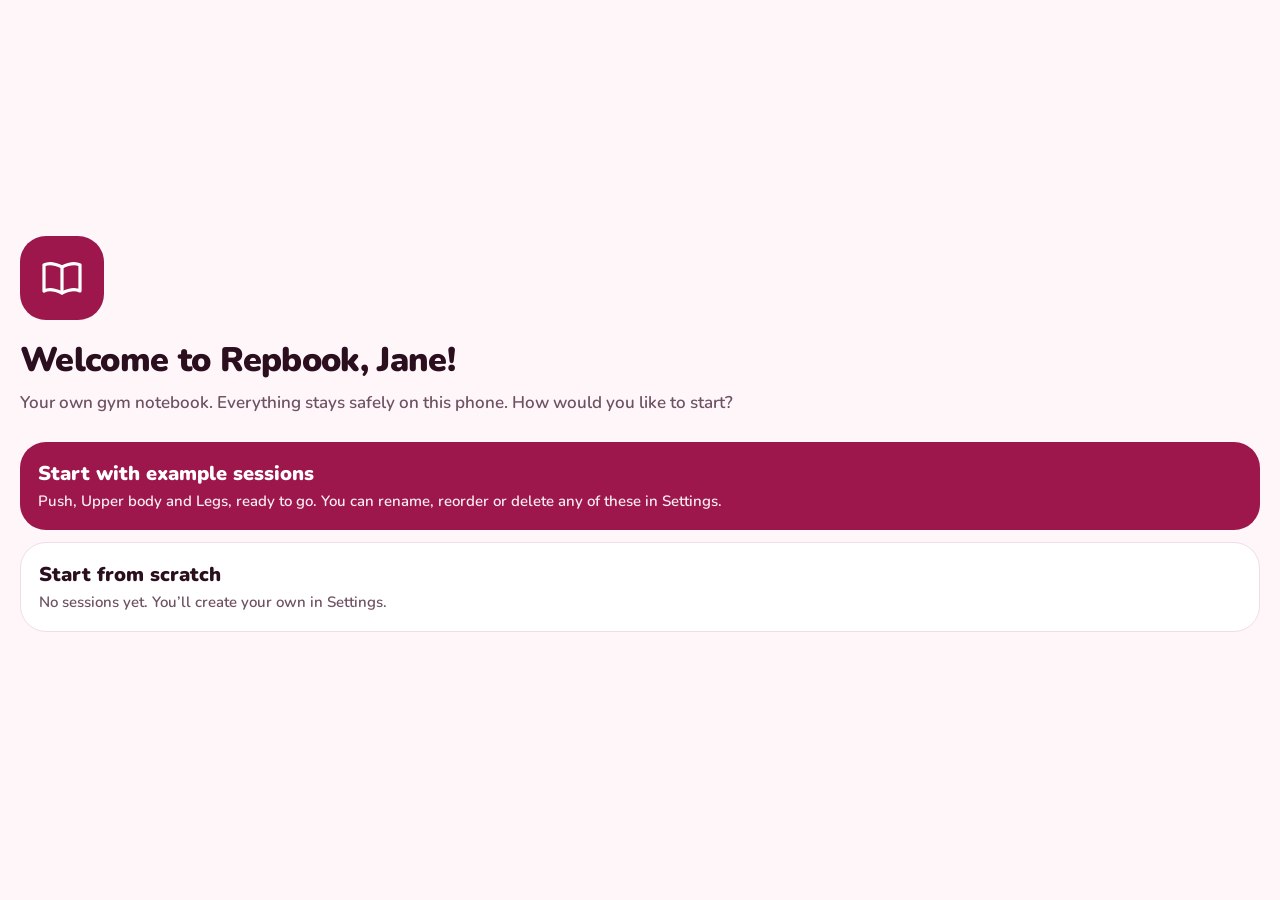
<file: index.html>
<!doctype html>
<html lang="en-GB">
<head>
<meta charset="utf-8">
<meta name="viewport" content="width=device-width, initial-scale=1, viewport-fit=cover">
<title>Repbook</title>
<meta name="description" content="Jane's gym tracker">
<meta name="apple-mobile-web-app-capable" content="yes">
<meta name="mobile-web-app-capable" content="yes">
<meta name="apple-mobile-web-app-status-bar-style" content="default">
<meta name="apple-mobile-web-app-title" content="Repbook">
<meta name="format-detection" content="telephone=no">
<meta name="theme-color" content="#FFF6FA">
<link rel="manifest" href="manifest.webmanifest">
<link rel="apple-touch-icon" href="icons/icon-180.png">
<link rel="icon" type="image/png" sizes="192x192" href="icons/icon-192.png">
<link rel="preload" href="fonts/nunito-900.woff2" as="font" type="font/woff2" crossorigin>
<link rel="preload" href="fonts/nunito-600.woff2" as="font" type="font/woff2" crossorigin>
<link rel="stylesheet" href="styles.css">
</head>
<body>
<div class="app berry" id="app">
  <main class="main" id="main"></main>
  <nav class="tabs" id="tabs" aria-label="Main">
    <span class="tab-pill" id="tabPill" aria-hidden="true"></span>
    <button class="tab" data-act="tab" data-tab="log" type="button"><svg class="ic" width="24" height="24" aria-hidden="true"><path d="M6 7v10M18 7v10M3 10v4M21 10v4M6 12h12"/></svg><span>Workout</span></button>
    <button class="tab" data-act="tab" data-tab="cal" type="button"><svg class="ic" width="24" height="24" aria-hidden="true"><rect x="3" y="5" width="18" height="16" rx="2"/><path d="M3 10h18M8 3v4M16 3v4"/></svg><span>Calendar</span></button>
    <button class="tab" data-act="tab" data-tab="progress" type="button"><svg class="ic" width="24" height="24" aria-hidden="true"><path d="M4 4v16h16M8 15l4-4 3 3 5-6"/></svg><span>Progress</span></button>
    <button class="tab" data-act="tab" data-tab="settings" type="button"><svg class="ic" width="24" height="24" aria-hidden="true"><path d="M4 6h9M17 6h3M4 12h3M11 12h9M4 18h11M19 18h1"/><circle cx="15" cy="6" r="2"/><circle cx="9" cy="12" r="2"/><circle cx="17" cy="18" r="2"/></svg><span>Settings</span></button>
  </nav>
  <div id="overlay"></div>
  <div id="flash" class="flash" role="status" aria-live="polite"></div>
  <input type="file" id="restoreFile" accept=".json,application/json" hidden>
</div>
<noscript><p style="padding:24px;font-family:system-ui">Repbook needs JavaScript switched on.</p></noscript>
<script src="app.js"></script>
</body>
</html>
</file>
<file: styles.css>
/* Repbook – "Berry" theme. Based on reference/Repbook3-mockup.dc.html */

@font-face{font-family:'Nunito';font-style:normal;font-weight:400;font-display:swap;src:url(fonts/nunito-400.woff2) format('woff2')}
@font-face{font-family:'Nunito';font-style:normal;font-weight:600;font-display:swap;src:url(fonts/nunito-600.woff2) format('woff2')}
@font-face{font-family:'Nunito';font-style:normal;font-weight:700;font-display:swap;src:url(fonts/nunito-700.woff2) format('woff2')}
@font-face{font-family:'Nunito';font-style:normal;font-weight:800;font-display:swap;src:url(fonts/nunito-800.woff2) format('woff2')}
@font-face{font-family:'Nunito';font-style:normal;font-weight:900;font-display:swap;src:url(fonts/nunito-900.woff2) format('woff2')}

:root{
  --bg:#FFF6FA;--surface:#FFFFFF;--ink:#2B0F1E;--muted:#6E5162;--line:#F2DCE7;--soft:#FBE7F0;--field:#FFFFFF;
  --ph:#9C8392;--accent:#9D174D;--onAccent:#FFFFFF;--accentText:#9D174D;--chart:#9D174D;--tabbg:#FFFFFF;
  --pillbg:#FBE1EC;--selring:#2B0F1E;--amber:#F59E0B;--r:26px;
  --font:'Nunito',system-ui,-apple-system,sans-serif;--head:'Nunito',system-ui,-apple-system,sans-serif;
  --ease:cubic-bezier(.22,1,.36,1);--spring:cubic-bezier(.34,1.56,.64,1);
  --sat:env(safe-area-inset-top,0px);--sab:env(safe-area-inset-bottom,0px);
  --sal:env(safe-area-inset-left,0px);--sar:env(safe-area-inset-right,0px);
}
*{box-sizing:border-box}
html,body{margin:0;height:100%;background:var(--bg);overscroll-behavior:none}
body{overflow:hidden;-webkit-tap-highlight-color:transparent;touch-action:manipulation;-webkit-text-size-adjust:100%}
.app{width:100%;height:100vh;height:100dvh;display:flex;flex-direction:column;background:var(--bg);color:var(--ink);font-family:var(--font);font-size:16px;position:relative;overflow:hidden;-webkit-font-smoothing:antialiased}
.main{flex:1;overflow-y:auto;overflow-x:hidden;-webkit-overflow-scrolling:touch;overscroll-behavior:contain;
  padding:calc(20px + var(--sat)) calc(16px + var(--sar)) 28px calc(16px + var(--sal))}
.app.no-tabs .tabs{display:none}
.app.no-tabs .main{padding-bottom:calc(28px + var(--sab))}

h1,h2,h3{font-family:var(--head);margin:0;color:var(--ink)}
h1{font-size:30px;line-height:1.1;letter-spacing:-0.02em;font-weight:900}
h2{font-size:19px;line-height:1.25;font-weight:800}
h3{font-size:16px;font-weight:800}
p{margin:0}
button,input{font:inherit;color:inherit}
button{cursor:pointer;-webkit-user-select:none;user-select:none}
.eyebrow{font-size:13px;color:var(--muted);font-weight:600;letter-spacing:.02em;margin-bottom:4px}
.muted{color:var(--muted);font-size:14px}
.hint{color:var(--muted);font-size:14px;margin:-6px 0 16px;line-height:1.4}
.hd{margin:8px 0 20px}
.row{display:flex;align-items:flex-end;justify-content:space-between;gap:12px}
.stack{display:flex;flex-direction:column;gap:12px}
.ic{fill:none;stroke:currentColor;stroke-width:2;stroke-linecap:round;stroke-linejoin:round;flex:none}
.sr{position:absolute;width:1px;height:1px;overflow:hidden;clip:rect(0 0 0 0);white-space:nowrap}

/* Tab bar */
.tabs{position:relative;display:grid;grid-template-columns:repeat(4,minmax(0,1fr));border-top:1px solid var(--line);background:var(--tabbg);
  padding:6px calc(4px + var(--sar)) calc(8px + var(--sab)) calc(4px + var(--sal));flex:none}
.tab{position:relative;z-index:1;background:none;border:0;display:flex;flex-direction:column;align-items:center;gap:3px;font-size:12px;font-weight:700;color:var(--muted);padding:6px 0;min-height:52px;transition:color .25s}
.tab.on{color:var(--accentText)}
.tab.on.hop .ic{animation:be-bounce .45s var(--spring)}
.tab-pill{position:absolute;left:calc(4px + var(--sal));top:6px;width:calc((100% - 8px - var(--sal) - var(--sar)) / 4);height:52px;pointer-events:none;z-index:0;transition:transform .42s var(--ease)}
.tab-pill::before{content:'';position:absolute;inset:0 10px;border-radius:14px;background:var(--pillbg)}
@keyframes be-bounce{0%{transform:translateY(0) scale(1)}40%{transform:translateY(-6px) scale(1.15)}100%{transform:none}}

/* Buttons */
.primary{background:var(--accent);color:var(--onAccent);border:0;border-radius:var(--r);min-height:56px;font-weight:800;font-size:17px;width:100%;display:flex;align-items:center;justify-content:center;gap:8px;padding:0 16px;transition:transform .15s}
.secondary{background:var(--surface);color:var(--accentText);border:1.5px solid var(--accent);border-radius:var(--r);min-height:56px;font-weight:800;font-size:17px;width:100%;display:flex;align-items:center;justify-content:center;gap:8px;padding:0 16px;transition:transform .15s}
.ghost{background:none;border:1.5px solid var(--line);border-radius:999px;padding:8px 16px;min-height:44px;font-weight:700;font-size:14px;color:var(--ink)}
.chip-btn{background:var(--soft);border:0;border-radius:999px;padding:8px 14px;min-height:44px;font-size:14px;font-weight:700;display:inline-flex;align-items:center;gap:6px;color:var(--ink);transition:transform .15s}
.card-actions{display:flex;gap:8px;margin-top:12px;flex-wrap:wrap}
.link{background:none;border:0;color:var(--accentText);font-weight:800;padding:8px;min-height:44px;font-size:15px}
.secondary.danger-outline{color:#B91C1C;border-color:#E9B4B4}
.icon-btn{width:44px;height:44px;border-radius:999px;border:1.5px solid var(--line);background:var(--surface);display:flex;align-items:center;justify-content:center;color:var(--ink);flex:none}
.mini{width:44px;height:44px;border:1.5px solid var(--line);border-radius:12px;background:var(--surface);display:flex;align-items:center;justify-content:center;color:var(--ink);flex:none;padding:0}
.mini:disabled{opacity:.35}
.tile:active,.primary:active,.secondary:active,.chip-btn:active,.sess:active,.opt:active,.type-card:active,.stab:active,.pill:active{transform:scale(.96)}

/* Inputs: 16px+ so iOS doesn't zoom */
.num{width:100%;min-width:0;min-height:48px;border:1.5px solid var(--line);border-radius:14px;background:var(--field);text-align:center;font-size:18px;font-weight:700;color:var(--ink);padding:0 6px;-webkit-appearance:none;appearance:none;transition:border-color .2s}
.num::placeholder{color:var(--ph);font-weight:600;opacity:1}
.num:focus{outline:none;border-color:var(--accent);box-shadow:0 0 0 3px rgba(157,23,77,.12)}
.txt{flex:1;width:100%;min-width:0;min-height:48px;border:1.5px solid var(--line);border-radius:12px;padding:0 12px;background:var(--field);font-size:17px;font-weight:700;color:var(--ink);-webkit-appearance:none;appearance:none}
.txt::placeholder{color:var(--ph);font-weight:600;opacity:1}
.txt:focus{outline:none;border-color:var(--accent);box-shadow:0 0 0 3px rgba(157,23,77,.12)}
button:focus-visible{outline:3px solid rgba(157,23,77,.45);outline-offset:2px}

/* Brand + home */
.brand{display:flex;align-items:center;gap:8px;margin:-4px 0 14px}
.brand-mark{width:34px;height:34px;border-radius:11px;background:var(--accent);color:#FFFFFF;display:flex;align-items:center;justify-content:center}
.brand-name{font-family:var(--head);font-weight:900;font-size:19px;letter-spacing:-0.01em;color:var(--accentText)}
.sub{font-size:16px;color:var(--muted);margin-top:6px;font-weight:600}
.label{display:block;font-size:12px;font-weight:800;color:var(--muted);text-transform:uppercase;letter-spacing:.07em;margin-bottom:8px}
.toast{background:var(--soft);border-radius:var(--r);padding:8px 8px 8px 16px;margin-bottom:16px;font-weight:700;display:flex;justify-content:space-between;align-items:center;gap:8px;animation:fade-up .32s var(--ease) both}
.nudge{background:#FEF3C7;color:#78350F;border-radius:var(--r);padding:14px 16px;margin-bottom:16px;animation:fade-up .32s var(--ease) both}
.nudge p{font-weight:700;line-height:1.35}
.nudge .muted{color:#92400E;font-weight:600;margin-top:2px}
.nudge .card-actions{margin-top:10px}
.nudge .chip-btn{background:#FFFFFF;color:#78350F}
.nudge .link{color:#78350F}
.tiles{display:grid;grid-template-columns:repeat(2,minmax(0,1fr));gap:12px}
.tile{border:0;border-radius:var(--r);min-height:150px;padding:16px;display:flex;flex-direction:column;justify-content:flex-end;align-items:flex-start;gap:4px;text-align:left;color:#FFFFFF;transition:transform .15s;min-width:0}
.tile-name{font-family:var(--head);font-size:22px;font-weight:900;line-height:1.1;overflow-wrap:anywhere}
.tile-meta{font-size:13px;font-weight:600;opacity:.95}
.tile.add{background:var(--soft);color:var(--ink);justify-content:center;align-items:center;text-align:center;gap:6px;border:1.5px dashed #E5BFD1}
.tile.add .tile-meta{font-weight:800;font-size:15px}
.tile.body{background:var(--soft);color:var(--ink);border:1.5px solid var(--line)}
.tile-ic{width:40px;height:40px;border-radius:999px;background:var(--amber);color:#2B0F1E;display:flex;align-items:center;justify-content:center;margin-bottom:auto}
.empty-card{background:var(--surface);border:1.5px dashed #E5BFD1;border-radius:var(--r);padding:20px 18px;text-align:center;margin-bottom:12px}
.empty-card h2{margin-bottom:6px}
.empty-card p{color:var(--muted);line-height:1.45;margin-bottom:16px}

/* Weekly round-up */
.week-card{background:var(--soft);border-radius:var(--r);padding:16px 16px 14px;animation:fade-up .4s .05s var(--ease) both}
.wk-title{font-size:12px;font-weight:800;text-transform:uppercase;letter-spacing:.07em;color:var(--accentText)}
.wk-cheer{font-family:var(--head);font-weight:900;font-size:19px;margin:4px 0 12px}
.wk-stats{display:grid;grid-template-columns:repeat(3,minmax(0,1fr));gap:8px}
.wk-stat{background:var(--surface);border-radius:16px;padding:10px 8px;display:flex;flex-direction:column;align-items:center;gap:1px;min-width:0}
.wk-num{font-family:var(--head);font-weight:900;font-size:22px;color:var(--accentText);line-height:1.15}
.wk-lbl{font-size:12px;font-weight:700;color:var(--muted)}

/* Logging */
.band{border-radius:var(--r);padding:18px;color:#FFFFFF;margin-bottom:16px}
.band h1{color:#FFFFFF;overflow-wrap:anywhere}
.band .eyebrow{color:rgba(255,255,255,.92)}
.band .ghost{color:#FFFFFF;border-color:rgba(255,255,255,.6);flex:none}
.bar{height:10px;background:rgba(255,255,255,.3);border-radius:999px;margin-top:14px;overflow:hidden}
.bar-in{height:100%;width:100%;background:#FFFFFF;border-radius:999px;transform-origin:left center;transition:transform .6s var(--ease)}
.body-band{background:var(--amber);color:#2B0F1E}
.body-band h1{color:#2B0F1E}
.body-band .eyebrow{color:rgba(43,15,30,.75)}
.body-band .ghost{color:#2B0F1E;border-color:rgba(43,15,30,.35)}
.card{background:var(--surface);border:1.5px solid var(--line);border-radius:var(--r);padding:16px;transition:border-color .3s, box-shadow .3s}
.card.complete{border-color:var(--accent)}
.card.is-pb{border-color:var(--amber);box-shadow:0 0 0 3px rgba(245,158,11,.22)}
.card h2{overflow-wrap:anywhere}
.last{font-size:14px;color:var(--muted);margin-top:4px}
.last strong{color:var(--ink);font-weight:700}
.set{display:grid;gap:8px;align-items:center;padding:4px 0}
.set.head{font-size:12px;font-weight:800;color:var(--muted);text-transform:uppercase;letter-spacing:.05em;text-align:center;padding:10px 0 2px}
.set.head span:first-child{text-align:left}
.setn{font-weight:800;color:var(--muted);font-size:15px}
.set.filled .setn{color:var(--accentText)}
.set.filled .num{border-color:var(--accent)}
.lastcell{font-size:13px;font-weight:700;color:var(--muted);text-align:center;background:var(--soft);border-radius:8px;padding:6px 2px;overflow:hidden;text-overflow:ellipsis;white-space:nowrap}
.pb-badge{display:inline-flex;align-items:center;gap:6px;background:#FEF3C7;color:#78350F;border-radius:999px;padding:5px 12px 5px 8px;font-weight:800;font-size:14px;margin-top:8px;animation:fade-up .32s var(--ease) both}
.pb-badge .ic{width:18px;height:18px;fill:#F59E0B;stroke:#B45309;stroke-width:1.5}
.pb-badge span.b{font-weight:700;color:#92400E;font-size:12px}
.weigh-inputs{display:flex;align-items:center;gap:8px}
.w-unit{font-weight:800;color:var(--muted);font-size:17px;flex:none}
.unit-seg{display:grid;grid-template-columns:repeat(2,minmax(0,1fr));background:var(--soft);border-radius:999px;padding:4px;margin:0 0 12px}
.unit-seg .seg{background:none;border:0;border-radius:999px;min-height:44px;font-weight:800;color:var(--muted);font-size:15px}
.unit-seg .seg.on{background:var(--surface);color:var(--accentText);box-shadow:0 1px 4px rgba(43,15,30,.12)}
.mini-seg{margin:0;width:156px;flex:none}
.mini-seg .seg{min-height:44px;font-size:14px}

/* Sheets, dialogs, overlays */
.sheet-bg{position:fixed;inset:0;background:rgba(43,15,30,.5);display:flex;align-items:flex-end;z-index:20;animation:fade .25s ease both}
.sheet{background:var(--surface);width:100%;max-height:82%;border-radius:22px 22px 0 0;padding:18px calc(16px + var(--sar)) calc(20px + var(--sab)) calc(16px + var(--sal));display:flex;flex-direction:column;gap:12px;animation:sheet-up .42s var(--ease) both}
.sheet-list{overflow-y:auto;display:flex;flex-direction:column;gap:6px;-webkit-overflow-scrolling:touch}
.opt{display:flex;justify-content:space-between;align-items:center;gap:8px;background:var(--soft);border:0;border-radius:12px;padding:12px 14px;min-height:52px;text-align:left;font-weight:700;color:var(--ink);transition:transform .15s}
.dlg-bg{position:fixed;inset:0;background:rgba(43,15,30,.55);display:flex;align-items:center;justify-content:center;padding:24px;z-index:40;animation:fade .2s ease both}
.dlg{background:var(--surface);border-radius:26px;padding:22px 20px 18px;width:100%;max-width:380px;animation:cele-pop .4s var(--spring) both}
.dlg h2{font-size:21px;margin-bottom:8px}
.dlg p{color:var(--muted);line-height:1.45;margin-bottom:8px}
.dlg .dlg-btns{display:flex;flex-direction:column;gap:8px;margin-top:16px}
.flash{position:fixed;left:50%;bottom:calc(96px + var(--sab));transform:translate(-50%,10px);background:var(--ink);color:#FFFFFF;font-weight:700;border-radius:999px;padding:12px 18px;z-index:50;opacity:0;pointer-events:none;transition:opacity .3s var(--ease),transform .3s var(--ease);max-width:calc(100% - 32px);text-align:center}
.flash.show{opacity:1;transform:translate(-50%,0)}

/* Celebration */
.cele-bg{position:fixed;inset:0;z-index:30;background:rgba(43,15,30,.55);display:flex;align-items:center;justify-content:center;padding:24px;animation:fade .3s both;overflow:hidden}
.confetti{position:absolute;inset:0;pointer-events:none}
.cf{position:absolute;top:-30px;border-radius:2px;animation-name:fall;animation-timing-function:cubic-bezier(.3,.6,.6,1);animation-fill-mode:both;animation-iteration-count:2}
@keyframes fall{0%{transform:translateY(0) rotate(0)}100%{transform:translateY(110vh) rotate(540deg)}}
.cele-card{position:relative;background:var(--surface);border-radius:28px;padding:24px 20px 20px;width:100%;max-width:400px;text-align:center;animation:cele-pop .55s var(--spring) both}
@keyframes cele-pop{from{opacity:0;transform:scale(.7)}to{opacity:1;transform:none}}
.cele-ic{width:72px;height:72px;border-radius:999px;background:#FEF3C7;color:#D97706;display:flex;align-items:center;justify-content:center;margin:0 auto 10px;animation:wiggle 1s .4s ease-in-out}
.cele-ic .ic{width:36px;height:36px}
@keyframes wiggle{0%,100%{transform:rotate(0)}25%{transform:rotate(-12deg)}50%{transform:rotate(10deg)}75%{transform:rotate(-6deg)}}
.cele-title{font-size:24px;font-weight:900}
.cele-list{display:flex;flex-direction:column;gap:6px;margin-bottom:16px;text-align:left;max-height:40vh;overflow-y:auto}
.cele-row{display:grid;grid-template-columns:1fr auto;grid-template-rows:auto auto;column-gap:10px;background:var(--soft);border-radius:14px;padding:10px 12px}
.cele-name{font-weight:800}
.cele-now{font-weight:900;color:var(--accentText);text-align:right}
.cele-was{grid-column:2;text-align:right;font-size:12px;color:var(--muted)}

/* Calendar */
.cal-head{display:flex;align-items:center;justify-content:space-between;gap:8px;margin:8px 0 14px}
.cal-title{position:relative;flex:1;overflow:hidden;text-align:center;min-height:56px}
.cal-title h1{font-size:25px}
.cal-clip{overflow:hidden;margin:0 -4px;padding:2px 4px}
.wk{display:grid;grid-template-columns:repeat(7,minmax(0,1fr));text-align:center;font-size:12px;font-weight:800;color:var(--muted);margin-bottom:6px}
.cal{display:grid;grid-template-columns:repeat(7,minmax(0,1fr));gap:4px}
.cal-cell{background:transparent;border:0;height:50px;display:flex;align-items:center;justify-content:center;position:relative;font-weight:700;font-size:15px;color:var(--ink);padding:0}
.cal-cell .circ{position:absolute;width:42px;height:42px;border-radius:999px;left:50%;top:50%;transform:translate(-50%,-50%)}
.cal-cell .dn{position:relative}
.cal-cell.has .dn{color:#FFFFFF;font-weight:800}
.cal-cell.out{opacity:.35}
.cal-cell.today .circ{box-shadow:0 0 0 2px var(--ink)}
.cal-cell.sel .circ{box-shadow:0 0 0 3px var(--selring)}
.cal-cell.sel:not(.has) .circ{background:var(--soft)}
.bmark{display:none;position:absolute;right:3px;bottom:3px;width:10px;height:10px;border-radius:999px;background:var(--amber);box-shadow:0 0 0 2px var(--bg)}
.cal-cell.hasbody .bmark{display:block}
.pbmark{display:none;position:absolute;right:0;top:-1px;line-height:0}
.pbmark .ic{width:15px;height:15px;fill:var(--amber);stroke:#B45309;stroke-width:1.6}
.cal-cell.haspb .pbmark{display:block}
.legend{display:flex;flex-wrap:wrap;gap:8px 14px;margin:16px 0 4px;font-size:13px;color:var(--muted);font-weight:600}
.lg{display:inline-flex;align-items:center;gap:6px}
.sw{width:10px;height:10px;border-radius:999px;display:inline-block;flex:none}
.lg-star{line-height:0}
.lg-star .ic{width:14px;height:14px;fill:var(--amber);stroke:#B45309;stroke-width:1.6}
.detail{margin-top:16px;background:var(--surface);border:1px solid var(--line);border-radius:var(--r);padding:14px 16px;animation:fade-up .32s var(--ease) both}
.drec{margin-top:8px}
.dname{display:flex;align-items:center;gap:8px;font-weight:800;margin-bottom:6px}
.ditem{display:flex;justify-content:space-between;gap:12px;padding:7px 0;border-top:1px solid var(--line);font-size:14px}
.ditem span:last-child{text-align:right}
.pb-mini{display:inline-block;margin-left:6px;background:#FEF3C7;color:#78350F;font-size:11px;font-weight:800;border-radius:999px;padding:1px 7px;vertical-align:1px}
.cal-anim.next{animation:cal-next .45s var(--ease) both}
.cal-anim.prev{animation:cal-prev .45s var(--ease) both}
@keyframes cal-next{from{opacity:0;transform:translateX(70px)}to{opacity:1;transform:none}}
@keyframes cal-prev{from{opacity:0;transform:translateX(-70px)}to{opacity:1;transform:none}}

/* Progress */
.pills{display:flex;gap:8px;overflow-x:auto;margin:0 -16px 16px;padding:0 16px 6px;scrollbar-width:none;-webkit-overflow-scrolling:touch}
.pills::-webkit-scrollbar{display:none}
.pill{flex:none;border:1.5px solid var(--line);background:var(--surface);border-radius:999px;padding:8px 14px;min-height:44px;font-weight:700;font-size:14px;color:var(--ink);transition:transform .15s}
.pill.bw{border-style:dashed;border-color:#E0B3C8}
.pill.on{background:var(--accent);border-color:var(--accent);color:#FFFFFF;border-style:solid}
.pb{display:flex;align-items:center;gap:14px;background:var(--accent);color:var(--onAccent);border-radius:var(--r);padding:18px;margin-bottom:12px}
.pb-ic{width:52px;height:52px;border-radius:999px;background:rgba(255,255,255,.2);display:flex;align-items:center;justify-content:center;flex:none}
.pb-lbl{font-size:13px;font-weight:700}
.pb-num{font-family:var(--head);font-size:30px;font-weight:900;line-height:1.05}
.pb-add{width:48px;height:48px;border-radius:999px;border:0;background:rgba(255,255,255,.22);color:#FFFFFF;display:flex;align-items:center;justify-content:center;flex:none}
.chart-card{background:var(--surface);border:1px solid var(--line);border-radius:var(--r);padding:16px 15px}
.chart-hd{display:flex;justify-content:space-between;align-items:baseline;margin-bottom:10px;gap:8px}
.chart-svg{display:block;overflow:visible}
.chart-svg .grid{stroke:var(--line);stroke-width:1;fill:none}
.chart-svg .area{fill:var(--chart);fill-opacity:.14}
.chart-svg .ln{fill:none;stroke:var(--chart);stroke-width:2.5;stroke-linejoin:round;stroke-linecap:round}
.chart-svg .dt{fill:var(--surface);stroke:var(--chart);stroke-width:2}
.axis{display:flex;justify-content:space-between;font-size:12px;color:var(--muted);margin-top:4px;font-weight:600}
.prog-anim{animation:fade-up .36s var(--ease) both}
.prog-anim .ln{animation:draw 1s .12s cubic-bezier(.4,0,.2,1) forwards}
.prog-anim .area{animation:fade .6s .35s both}
.prog-anim .dt{animation:fade .35s .7s both}
@keyframes draw{to{stroke-dashoffset:0}}
.empty{color:var(--muted);font-size:15px;line-height:1.45;padding:12px 0}

/* Settings */
.section{margin-top:26px}
.you{display:flex;align-items:center;gap:14px;background:var(--surface);border:1.5px solid var(--line);border-radius:var(--r);padding:14px;margin-top:6px}
.avatar{width:56px;height:56px;border-radius:999px;background:var(--accent);color:#FFFFFF;font-family:var(--head);font-weight:900;font-size:26px;display:flex;align-items:center;justify-content:center;flex:none}
.stabs{display:flex;gap:8px;flex-wrap:wrap;margin-bottom:16px}
.stab{display:inline-flex;align-items:center;gap:8px;border:1.5px solid var(--line);background:var(--surface);border-radius:999px;padding:8px 14px;min-height:44px;font-weight:700;font-size:15px;color:var(--ink);transition:transform .15s}
.stab.on{border-color:var(--ink);box-shadow:inset 0 0 0 1px var(--ink)}
.stab.new{background:var(--soft);border-style:dashed;border-color:#E0B3C8;color:var(--accentText)}
.edit-panel{background:var(--surface);border:1.5px solid var(--line);border-radius:var(--r);padding:16px;border-top:8px solid var(--sc,#9D174D)}
.edit-title{font-family:var(--head);font-weight:900;font-size:20px;margin-bottom:14px;overflow-wrap:anywhere}
.ex-top{display:flex;gap:6px;align-items:center}
.ex-list{display:flex;flex-direction:column;gap:10px}
.ex-row{display:flex;flex-direction:column;gap:8px;padding:10px;border:1px solid var(--line);border-radius:20px;background:var(--bg);transition:box-shadow .2s}
.ex-row.dragging{box-shadow:0 12px 28px rgba(43,15,30,.22);position:relative;z-index:3;border-color:var(--accent);background:var(--surface);transition:none}
.grip{width:36px;height:48px;border:0;background:none;color:var(--muted);display:flex;align-items:center;justify-content:center;flex:none;touch-action:none;cursor:grab;padding:0}
.grip .ic{stroke-width:3}
.drag-hint{font-size:13px;color:var(--muted);margin:-2px 0 10px}
.type-pill{display:flex;align-items:center;gap:8px;width:100%;min-height:46px;border:1.5px solid var(--line);border-radius:14px;background:var(--surface);padding:0 12px;text-align:left;color:var(--ink)}
.type-pill .tp-val{flex:1;font-weight:800;color:var(--accentText)}
.type-grid{display:grid;grid-template-columns:repeat(2,minmax(0,1fr));gap:10px}
.type-card{display:flex;flex-direction:column;align-items:flex-start;gap:4px;border:2px solid var(--line);background:var(--surface);border-radius:20px;padding:14px;min-height:118px;text-align:left;color:var(--ink);transition:border-color .2s, background-color .2s, transform .15s}
.type-card.on{border-color:var(--accent);background:var(--soft)}
.type-card.sm{min-height:56px;padding:10px 12px;border-radius:16px;flex-direction:row;align-items:center;gap:8px}
.tc-ic{width:40px;height:40px;border-radius:999px;background:var(--soft);color:var(--accentText);display:flex;align-items:center;justify-content:center;margin-bottom:4px;flex:none}
.type-card.on .tc-ic{background:var(--accent);color:#FFFFFF}
.type-card.sm .tc-ic{width:32px;height:32px;margin:0}
.type-card.sm .tc-ic .ic{transform:scale(.78)}
.tc-name{font-weight:800;font-size:15px}
.tc-eg{font-size:12px;color:var(--muted);font-weight:600}
.add-box{margin-top:18px;padding-top:16px;border-top:1.5px dashed var(--line)}
.add-lead{font-weight:800;color:var(--accentText);margin-bottom:10px}
.backup{background:var(--surface);border:1px solid var(--line);border-radius:var(--r);padding:16px;display:flex;flex-direction:column;gap:10px}
.backup .muted{line-height:1.45}
.note{background:var(--soft);border-radius:10px;padding:10px 12px;font-size:14px;line-height:1.4}
.version{text-align:center;color:var(--ph);font-size:12px;margin:28px 0 4px;font-weight:600}

/* Welcome */
.welcome{min-height:calc(100dvh - 60px - var(--sat) - var(--sab));display:flex;flex-direction:column;justify-content:center;padding:12px 4px 24px}
.welcome .big-mark{width:84px;height:84px;border-radius:26px;background:var(--accent);color:#FFFFFF;display:flex;align-items:center;justify-content:center;margin-bottom:22px;animation:cele-pop .6s var(--spring) both}
.welcome .big-mark .ic{width:48px;height:48px;stroke-width:1.6}
.welcome h1{font-size:34px}
.welcome .lead{font-size:17px;color:var(--muted);font-weight:600;line-height:1.45;margin:12px 0 26px}
.choice{display:flex;flex-direction:column;align-items:flex-start;gap:4px;text-align:left;border-radius:var(--r);padding:18px;border:0;width:100%;transition:transform .15s}
.choice:active{transform:scale(.97)}
.choice .ch-t{font-family:var(--head);font-weight:900;font-size:20px}
.choice .ch-d{font-size:15px;line-height:1.4;font-weight:600}
.choice.main-choice{background:var(--accent);color:#FFFFFF;margin-bottom:12px}
.choice.main-choice .ch-d{color:rgba(255,255,255,.92)}
.choice.alt-choice{background:var(--surface);border:1.5px solid var(--line);color:var(--ink)}
.choice.alt-choice .ch-d{color:var(--muted)}

/* Page motion: fade + 20px slide */
.page.fwd{animation:pg-in-r .36s var(--ease) both}
.page.back{animation:pg-in-l .36s var(--ease) both}
@keyframes pg-in-r{from{opacity:0;transform:translateX(20px)}to{opacity:1;transform:none}}
@keyframes pg-in-l{from{opacity:0;transform:translateX(-20px)}to{opacity:1;transform:none}}
@keyframes fade{from{opacity:0}to{opacity:1}}
@keyframes fade-up{from{opacity:0;transform:translateY(10px)}to{opacity:1;transform:none}}
@keyframes sheet-up{from{transform:translateY(100%)}to{transform:none}}

@media (prefers-reduced-motion: reduce){
  *,*::before,*::after{animation-duration:.01ms !important;animation-delay:0s !important;animation-iteration-count:1 !important;transition-duration:.01ms !important}
  .cf{display:none}
  .prog-anim .ln{stroke-dashoffset:0 !important}
}
</file>
